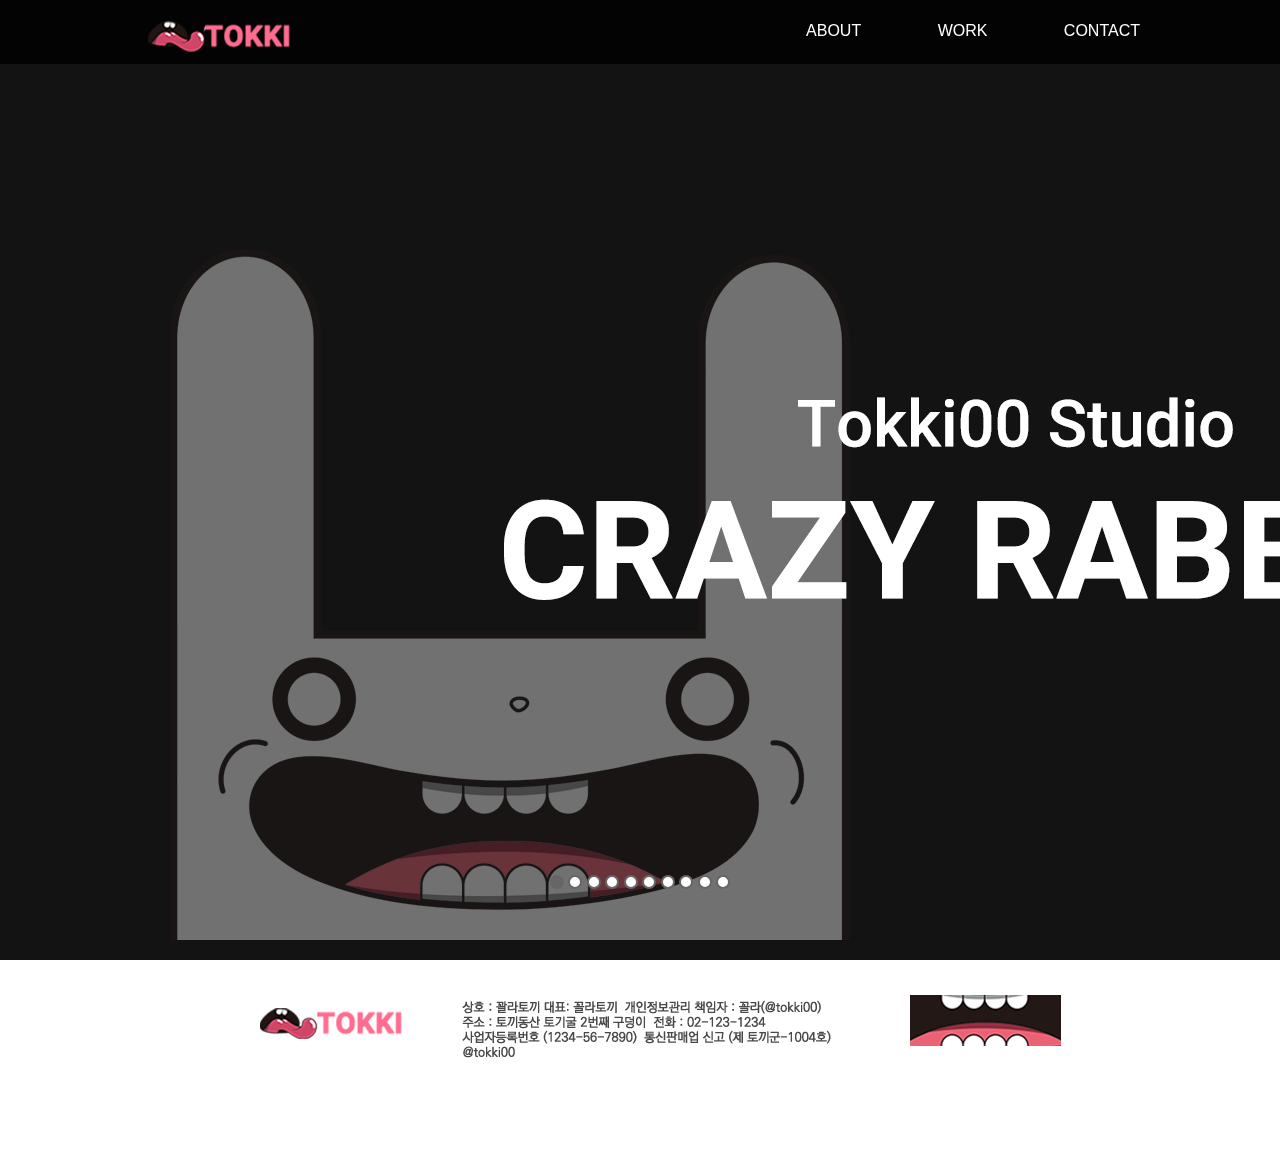
<file: index.html>
<!-- 21561033 김종원-->
<!DOCTYPE html>
<html lang="en" >

<head>
  <meta charset="UTF-8">
  <title>index</title>


  <link rel="stylesheet" type="text/css" href="css/common.css">

  <link rel="stylesheet" type="text/css" href="css/slide.css">

</head>

<body>

    <header>
        <nav id="top_menu">
            <a id="logo" href="index.html"><img src="img/logo.png"></a>

            <ul class="dd">
                <li><a href="./about.html">ABOUT</a></li>
                <li><a href="./work.html">WORK</a></li>
                <li><a href="./contact.html">CONTACT</a></li>
            </ul>

        </nav>
    </header>
    <div id="slide">
      <input type="radio" name="pos" id="pos1" checked >
      <input type="radio" name="pos" id="pos2" >
    	<input type="radio" name="pos" id="pos3">
    	<input type="radio" name="pos" id="pos4">
      <input type="radio" name="pos" id="pos5">
      <input type="radio" name="pos" id="pos6">
      <input type="radio" name="pos" id="pos7">
      <input type="radio" name="pos" id="pos8">
      <input type="radio" name="pos" id="pos9">
      <input type="radio" name="pos" id="pos10">
    	<ul>
    		<li> <img src="img/1.jpg" alt=""> </li>
        <li> <img src="img/2.jpg" alt=""> </li>
        <li> <img src="img/3.jpg" alt=""> </li>
        <li> <img src="img/4.jpg" alt=""> </li>
        <li> <img src="img/5.jpg" alt=""> </li>
        <li> <img src="img/6.jpg" alt=""> </li>
        <li> <img src="img/7.jpg" alt=""> </li>
        <li> <img src="img/8.jpg" alt=""> </li>
        <li> <img src="img/9.jpg" alt=""> </li>
        <li> <img src="img/10.jpg" alt=""> </li>
    	</ul>

    	<p class="pos">
    		<label for="pos1"></label>
    		<label for="pos2"></label>
    		<label for="pos3"></label>
    		<label for="pos4"></label>
        <label for="pos5"></label>
        <label for="pos6"></label>
        <label for="pos7"></label>
        <label for="pos8"></label>
        <label for="pos9"></label>
        <label for="pos10"></label>

    	</p>
    </div>
    <footer>
      <section id="footer_box">
        <div id="footer_logo">
          <img src="img/footer_logo.png">
        </div>

        <div id="address">
          <img src="img/address.png">
        </div>

        <div id="footer_banner">
          <img src="img/footer_banner_01.png">
        </div>
      </section> <!-- section footer_box -->
    </footer>
</body>

</html>
</file>
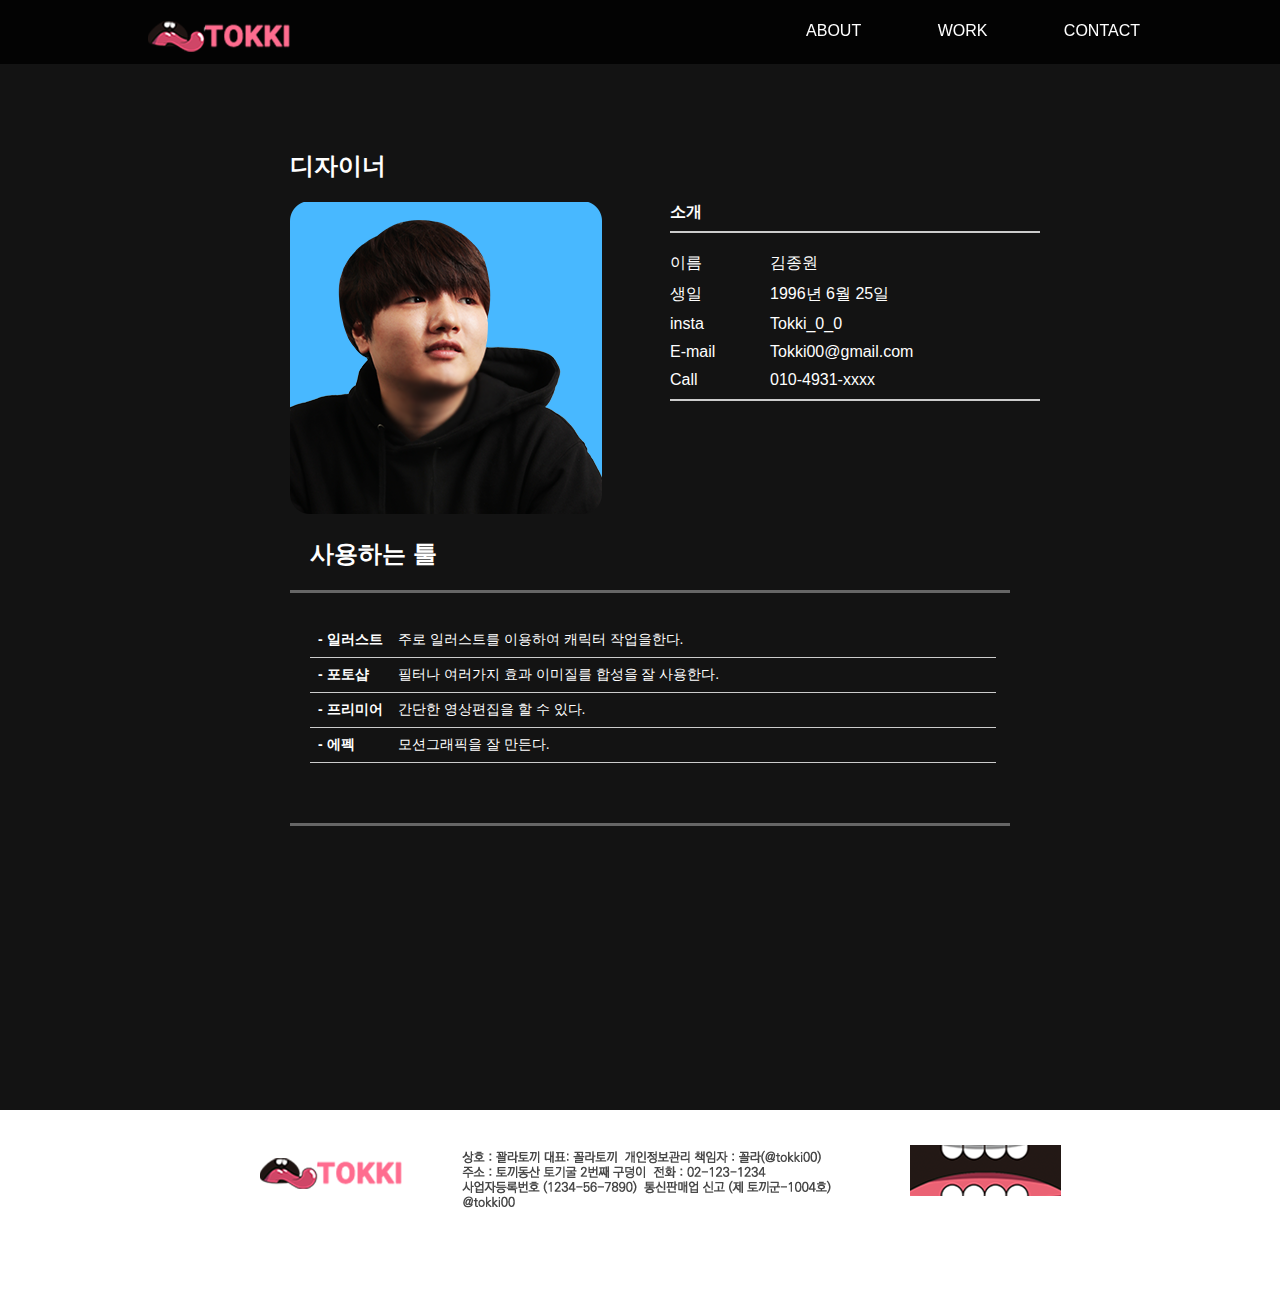
<file: about.html>
<!DOCTYPE html><!-- 21561033 김종원-->
<html lang="en" dir="ltr">
  <head>
    <meta charset="utf-8">
    <title>ABOUT</title>
    <link rel="stylesheet" type="text/css" href="css/common.css">
    <link rel="stylesheet" type="text/css" href="css/about.css">
  </head>
  <body>
      <header>
          <nav id="top_menu">
            <a id="logo" href="index.html"><img src="img/logo.png"></a>

              <ul class="dd">
                  <li><a href="./about.html">ABOUT</a></li>
                  <li><a href="./work.html">WORK</a></li>
                  <li><a href="./contact.html">CONTACT</a></li>
              </ul>

          </nav>
      </header>

    <section id="main">
      <section id="right">
        <h2>디자이너</h2>
        <section id="summary">
          <section id="summary1">
            <div class="image">
              <img src="img/product_img.png">
            </div>
          </section> <!-- section summary1 -->

          <section id="summary2">
            <h3>소개</h3>
            <div class="item">
              <ul>
                <li>
                  <div class="col1">이름</div>
                  <div class="col2">김종원</div>
                  <div class="clear"></div>
                </li>

                <li>
                  <div class="col1">생일</div>
                  <div class="col2">1996년 6월 25일</div>
                  <div class="clear"></div>
                </li>

                <li>
                  <div class="col1">insta</div>
                  <div class="col2">Tokki_0_0</div>
                  <div class="clear"></div>
                </li>

                <li>
                  <div class="col1">E-mail</div>
                  <div class="col2">Tokki00@gmail.com</div>
                  <div class="clear"></div>
                </li>

                <li>
                  <div class="col1">Call</div>
                  <div class="col2">010-4931-xxxx</div>

                  <div class="clear"></div>
                </li>
              </ul>
            </div> <!-- item -->
          </section> <!-- section summary2 -->
          <div class="clear"></div>
        </section><!-- section summary2-->

        <section id="explanation">
          <h2>사용하는 툴</h2>
          <div id="explanation_box">
            <ul>
              <li>
                <div class="col1">- 일러스트</div>
                <div class="col2">주로 일러스트를 이용하여 캐릭터 작업을한다.</div>
                <div class="clear"></div>
              </li>

              <li>
                <div class="col1">- 포토샵</div>
                <div class="col2">필터나 여러가지 효과 이미질를 합성을 잘 사용한다.</div>
                <div class="clear"></div>
              </li>

              <li>
                <div class="col1">- 프리미어</div>
                <div class="col2">간단한 영상편집을 할 수 있다.</div>
                <div class="clear"></div>
              </li>

              <li>
                <div class="col1">- 에펙</div>
                <div class="col2">모션그래픽을 잘 만든다.</div>
                <div class="clear"></div>
              </li>
            </ul>
          </div> <!-- explanation_box -->
        </section> <!--section explanation-->
      </section> <!-- section right -->
    </section> <!-- section main -->

    <div class="clear"></div>

    <footer>
      <section id="footer_box">
        <div id="footer_logo">
          <img src="img/footer_logo.png">
        </div>

        <div id="address">
          <img src="img/address.png">
        </div>

        <div id="footer_banner">
          <img src="img/footer_banner_01.png">
        </div>
      </section> <!-- section footer_box -->
    </footer>
</body>

</html>
</file>
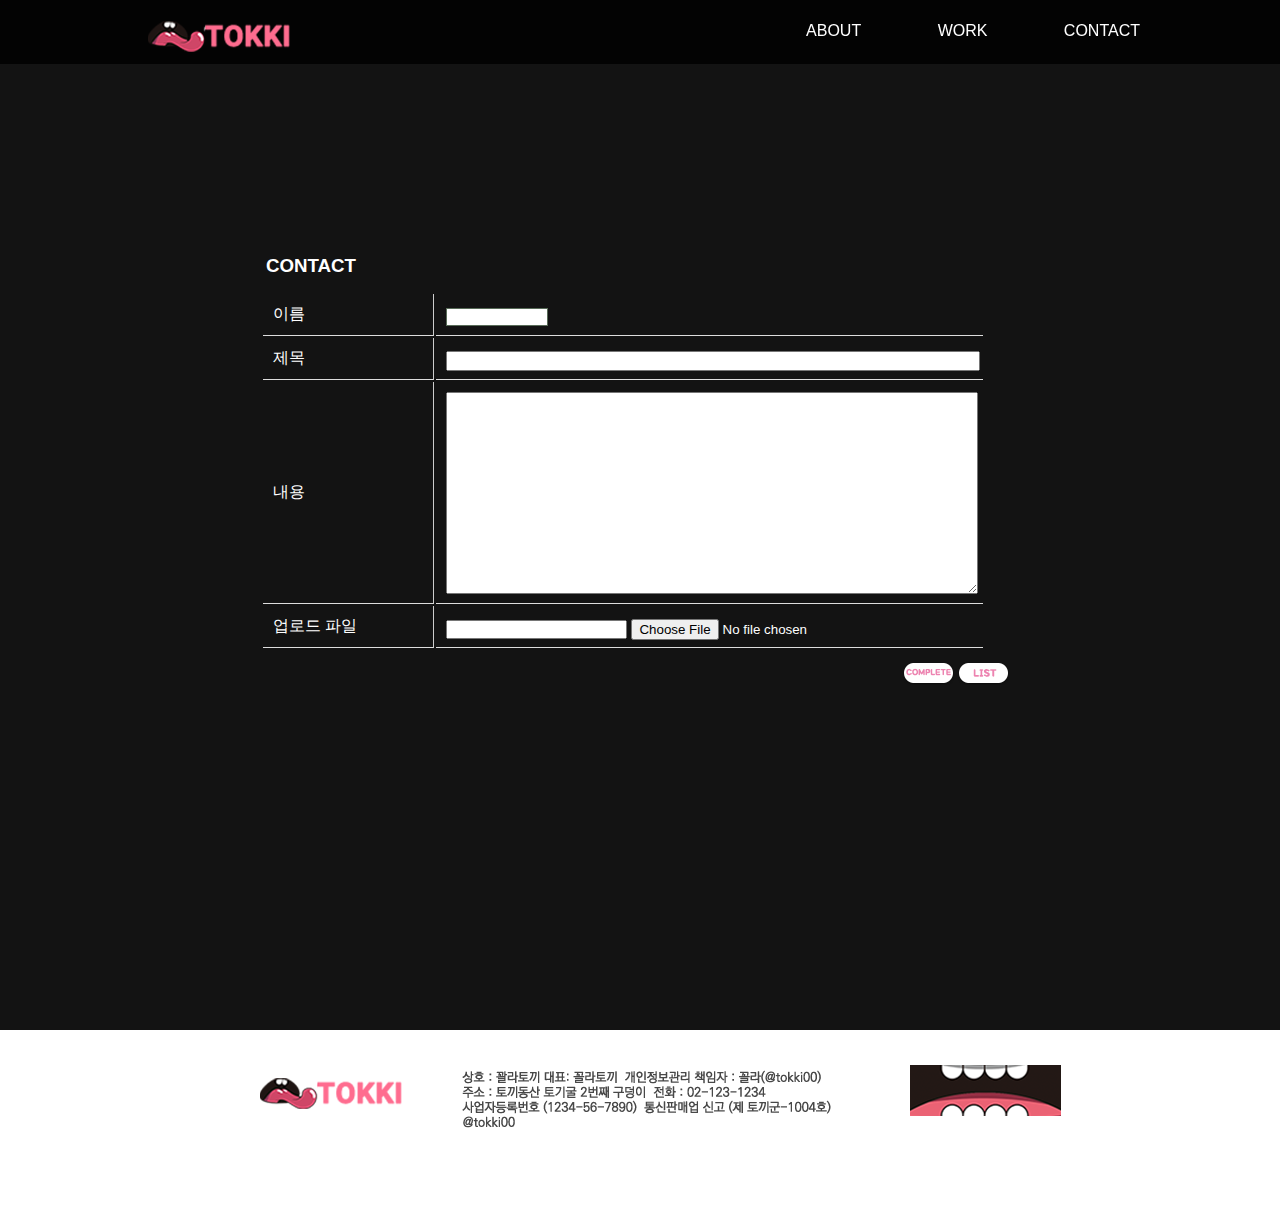
<file: contact.html>
<!DOCTYPE html><!-- 21561033 김종원-->
<html lang="en" dir="ltr">
  <head>
    <meta charset="utf-8">
    <title>ABOUT</title>
    <link rel="stylesheet" type="text/css" href="css/common.css">
    <link rel="stylesheet" type="text/css" href="css/contact.css">
  </head>
  <body>
      <header>
          <nav id="top_menu">
              <a id="logo" href="index.html"><img src="img/logo.png"></a>

              <ul class="dd">
                  <li><a href="./about.html">ABOUT</a></li>
                  <li><a href="./work.html">WORK</a></li>
                  <li><a href="./contact.html">CONTACT</a></li>
              </ul>
          </nav>
      </header>
        <section id="main">
          <h3>CONTACT</h3>
        <table>
          <tr id="name">
            <td class="col1">이름</td>
            <td class="col2"><input type="text"></td>
          </tr>

          <tr id="subject">
            <td class="col1">제목</td>
            <td class="col2"><input type="text"></td>
          </tr>

          <tr id="content">
            <td class="col1">내용</td>
            <td class="col2"><textarea></textarea></td>
          </tr>

          <tr id="upload">
            <td class="col1">업로드 파일</td>
            <td class="col2"><input type="text"> <input type="file"></td>
          </tr>
        </table>

        <div id="buttons">
          <a href="#"><img src="img/ok.png"></a>
          <a href="board_list.html"><img src="img/list.png"></a>
        </div>
      </section>

      <footer>
        <section id="footer_box">
          <div id="footer_logo">
            <img src="img/footer_logo.png">
          </div>

          <div id="address">
            <img src="img/address.png">
          </div>

          <div id="footer_banner">
            <img src="img/footer_banner_01.png">
          </div>
        </section> <!-- section footer_box -->
      </footer>
  </body>

  </html>
</file>
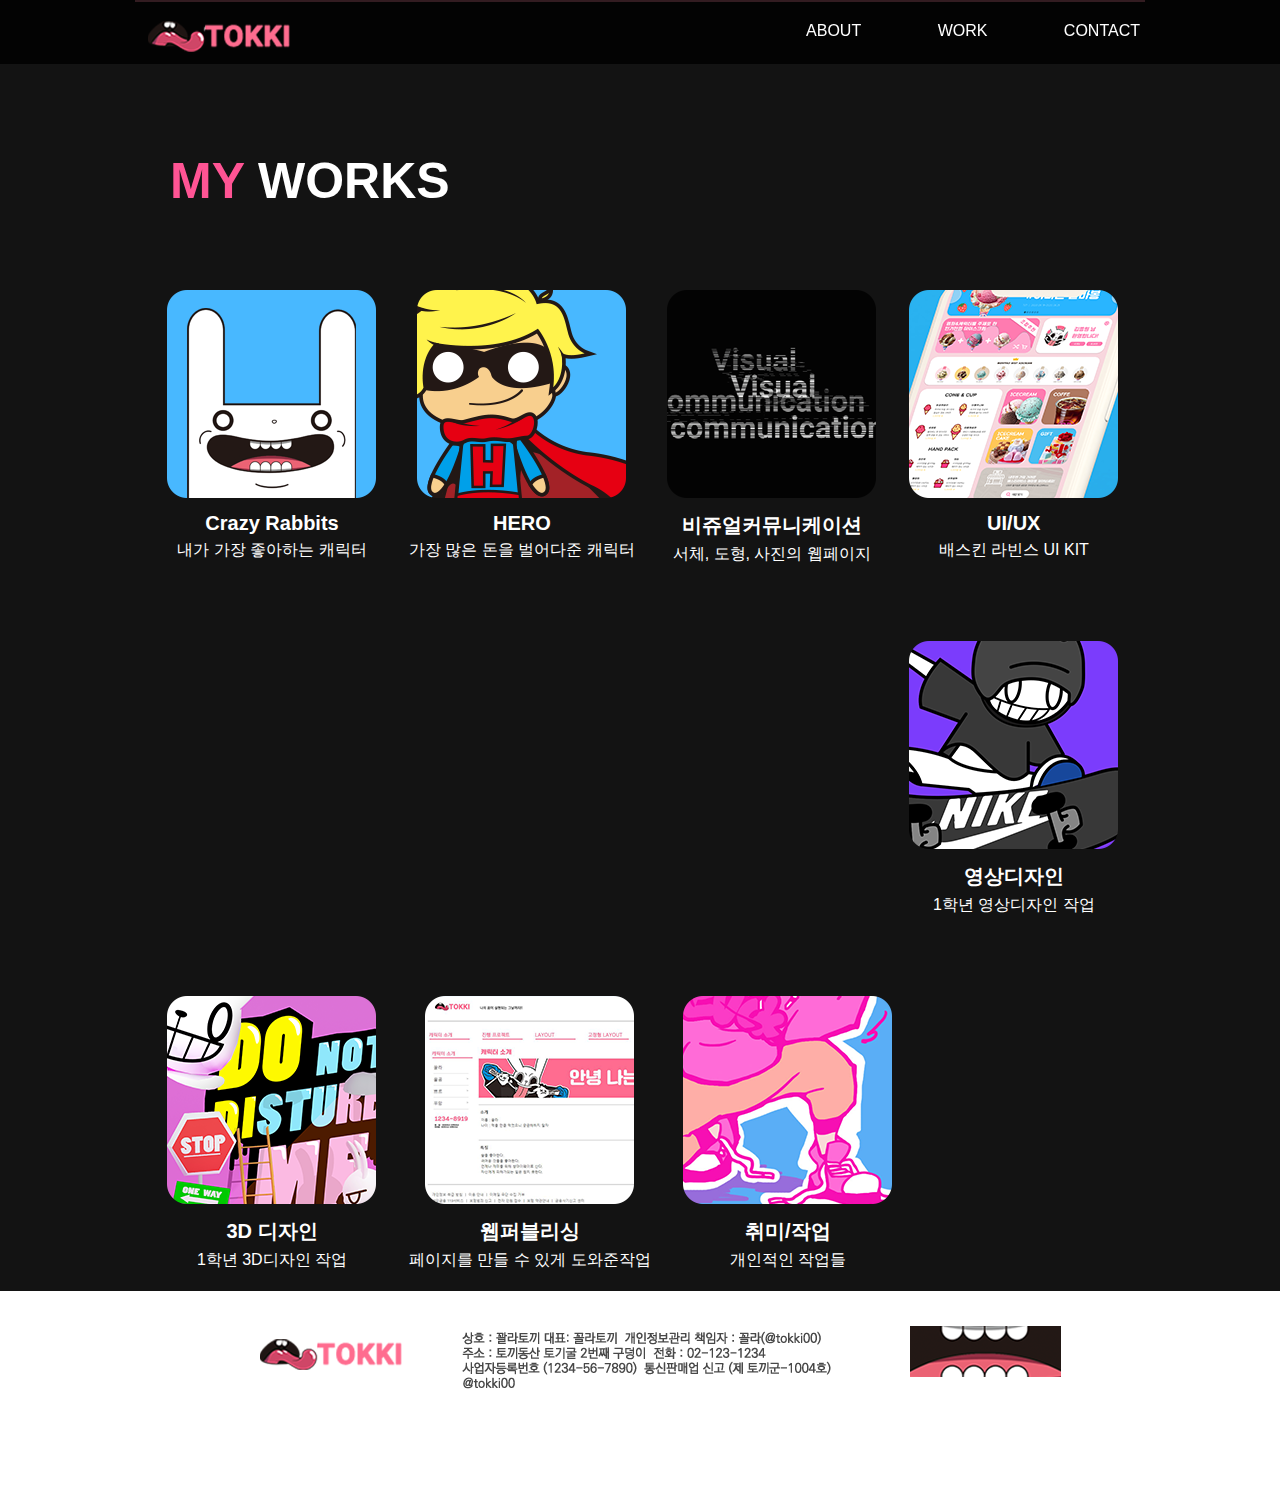
<file: work.html>
<!DOCTYPE html><!-- 21561033 김종원-->
<html lang="en" dir="ltr">
  <head>
    <meta charset="utf-8">
    <title>ABOUT</title>
    <link rel="stylesheet" type="text/css" href="css/common.css">
    <link rel="stylesheet" type="text/css" href="css/work.css">
  </head>
  <body>
    <header>
        <nav id="top_menu">
            <a id="logo" href="index.html"><img src="img/logo.png"></a>

            <ul class="dd">
                <li><a href="./about.html">ABOUT</a></li>
                <li><a href="./work.html">WORK</a></li>
                <li><a href="./contact.html">CONTACT</a></li>
            </ul>

        </nav>
    </header>

    <section>
      <section id="new">
        <h3><span>MY</span> WORKS</h3>
        <div class="item">
          <ul>
            <li><a href="꽐라.html"><img src="img/new_01.png"></a></li>
            <li class="subject"><a href="꽐라.html">Crazy Rabbits</a></li>
            <li class="comment">내가 가장 좋아하는 캐릭터</li>
          </ul>
        </div>

        <div class="item">
          <ul>
            <li><img src="img/new_02.png"></li>
            <li class="subject">HERO</li>
            <li class="comment">가장 많은 돈을 벌어다준 캐릭터</li>
          </ul>
        </div>

        <div class="item">
          <ul>
            <li><a href="비커.html"><img src="img/new_03.png"></a></li>
            <li class="subject"><a href="비커.html">비쥬얼커뮤니케이션</a></li>
            <li class="comment">서체, 도형, 사진의 웹페이지</li>
          </ul>
        </div>

        <div class="item">
          <ul>
            <li><img src="img/new_04.png"></li>
            <li class="subject">UI/UX</li>
            <li class="comment">배스킨 라빈스 UI KIT</li>
          </ul>
        </div>
        <div class="item">
          <ul>
            <li><img src="img/new_05.png"></li>
            <li class="subject">영상디자인</li>
            <li class="comment">1학년 영상디자인 작업</li>
          </ul>
        </div>

        <div class="item">
          <ul>
            <li><img src="img/new_06.png"></li>
            <li class="subject">3D 디자인</li>
            <li class="comment">1학년 3D디자인 작업</li>
          </ul>
        </div>

        <div class="item">
          <ul>
            <li><img src="img/new_07.png"></li>
            <li class="subject">웹퍼블리싱</li>
            <li class="comment">페이지를 만들 수 있게 도와준작업</li>
          </ul>
        </div>

        <div class="item">
          <ul>
            <li>
              <a href="https://www.instagram.com/tokki_0_0/"><img src="img/new_08.png"></a></li>
            <li class="subject">취미/작업</li>
            <li class="comment">개인적인 작업들</li>
          </ul>
        </div>
      </section> <!-- section new -->
      </section> <!-- section main -->

      <div class="clear"></div>
      <footer>
        <section id="footer_box">
          <div id="footer_logo">
            <img src="img/footer_logo.png">
          </div>

          <div id="address">
            <img src="img/address.png">
          </div>

          <div id="footer_banner">
            <img src="img/footer_banner_01.png">
          </div>
        </section> <!-- section footer_box -->
      </footer>
  </body>

  </html>
</file>
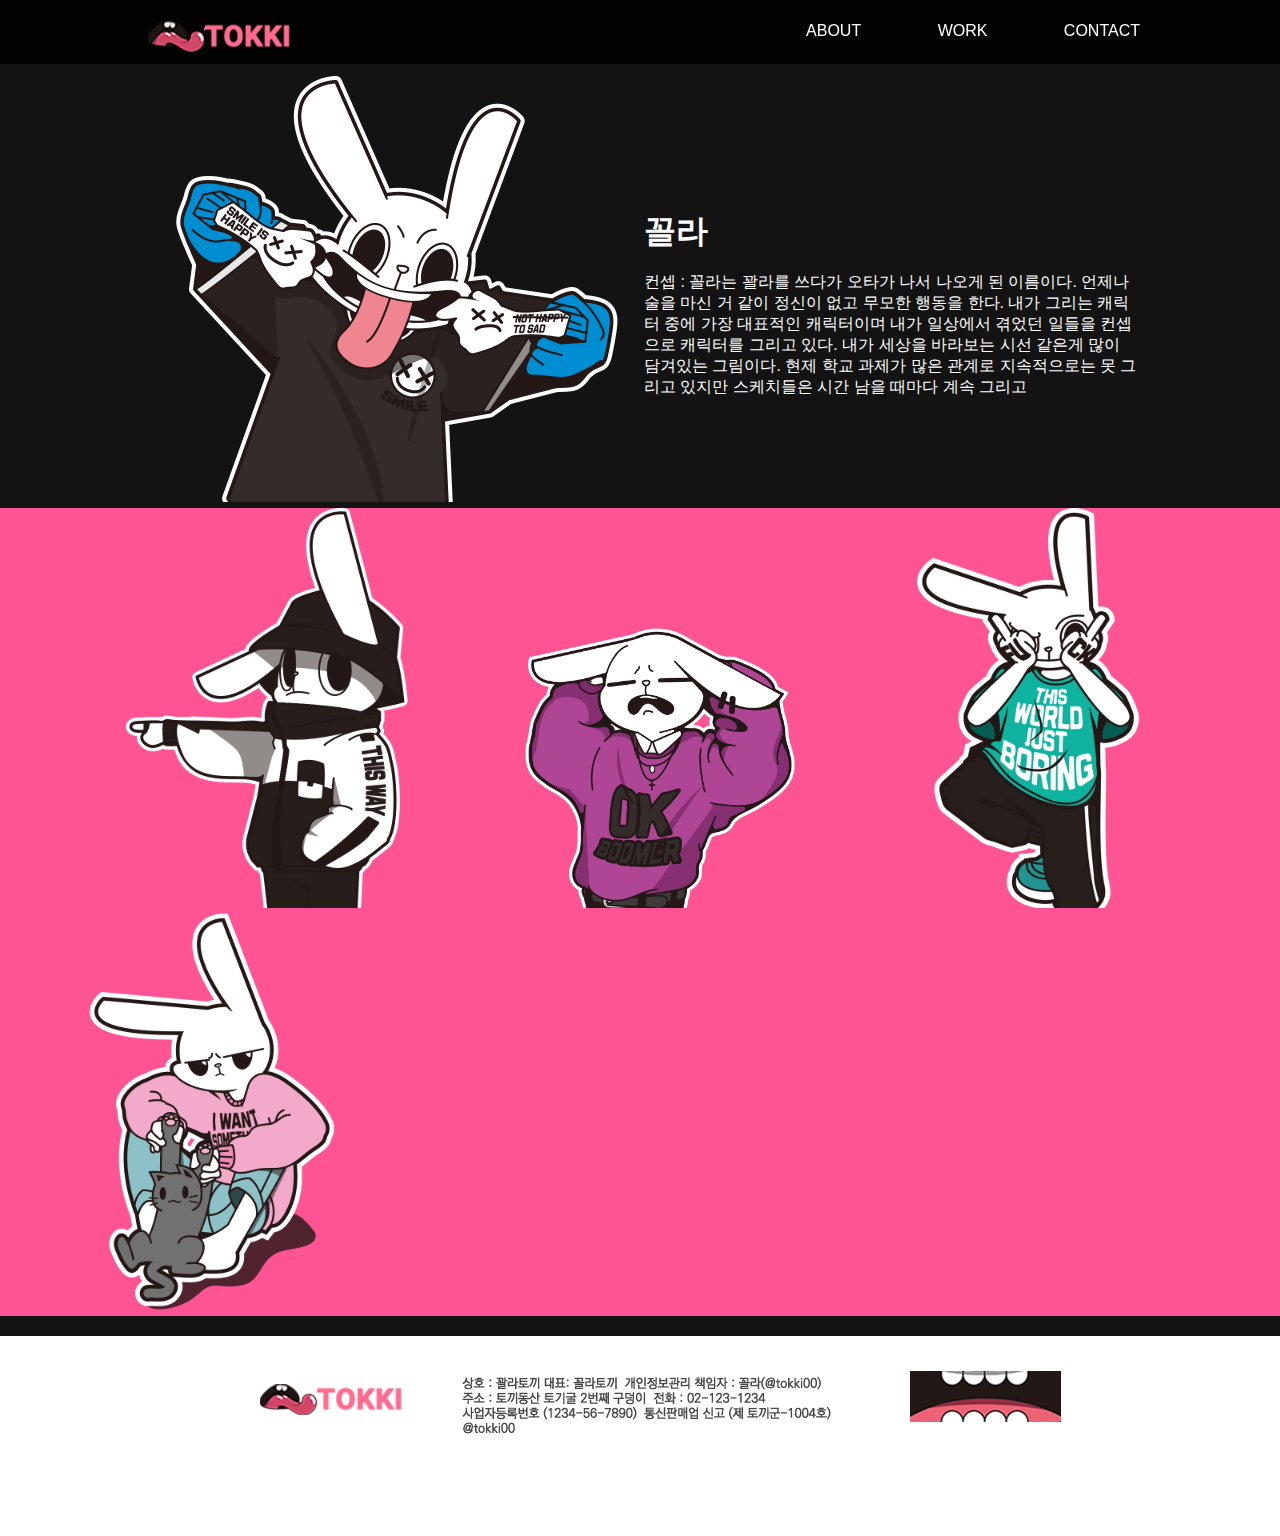
<file: 꽐라.html>
<!DOCTYPE html><!-- 21561033 김종원-->
<html lang="en" dir="ltr">
  <head>
    <meta charset="utf-8">
    <title>ABOUT</title>
    <link rel="stylesheet" type="text/css" href="css/common.css">
    <link rel="stylesheet" type="text/css" href="css/꽐라.css">
  </head>
  <body>
      <header>
          <nav id="top_menu">
              <a id="logo" href="index.html"><img src="img/logo.png"></a>

              <ul class="dd">
                  <li><a href="./about.html">ABOUT</a></li>
                  <li><a href="./work.html">WORK</a></li>
                  <li><a href="./contact.html">CONTACT</a></li>
              </ul>

          </nav>
      </header>
      <table>
          <tr>
            <td style="width:500px; "><img src="img/꼴라토끼1.png" alt width="500px"></td>
            <td style="width:550px; padding-top: 100px">
              <h1>꼴라</h1><br>
              컨셉 : 꼴라는 꽐라를 쓰다가 오타가 나서 나오게 된 이름이다.
              언제나 술을 마신 거 같이 정신이 없고 무모한 행동을 한다.
              내가 그리는 캐릭터 중에 가장 대표적인 캐릭터이며 내가 일상에서
              겪었던 일들을 컨셉으로 캐릭터를 그리고 있다. 내가 세상을 바라보는
              시선 같은게 많이 담겨있는 그림이다. 현제 학교 과제가 많은 관계로
              지속적으로는 못 그리고 있지만 스케치들은 시간 남을 때마다 계속 그리고
            </td>
          </tr>
      </table>
      <div id="dd">
        <img src="img/꼴라토끼2.png" alt width="400px" style="padding-left:100px;">
        <img src="img/꼴라토끼3.png" alt width="300px">
        <img src="img/꼴라토끼4.png" alt width="400px">
        <img src="img/꼴라토끼5.png" alt width="400px">
      </div>

    <footer>
      <section id="footer_box">
        <div id="footer_logo">
          <img src="img/footer_logo.png">
        </div>

        <div id="address">
          <img src="img/address.png">
        </div>

        <div id="footer_banner">
          <img src="img/footer_banner_01.png">
        </div>
      </section> <!-- section footer_box -->
    </footer>
</body>

</html>
</file>
<file: css/common.css>
/* ------ 21561033 김종원 ------- */

* {
  margin: 0;
  padding: 0;
}

body {
  position: relative;
  font-family: 'Noto Sans KR', sans-serif;
  background-color: #131313;
  }

ul {
  list-style-type: none;
}

a:link, a:visited, a:hover, a:active {
  text-decoration: none;
  color: #ffffff;
}

.clear {
  clear: both;
}

.dd {
  margin-top: 25px;
  padding: 0;
  list-style: none;
}
/* ----------- header ------------- */

header{
  position: fixed;
  width: 100vw;
  height: 64px;
  background: rgba(0, 0, 0, 0.8);
  display: flex;
  align-items: center;
  z-index: 9999;
  }
header > nav {
  width: 100%;
  max-width: 1200px;
  margin: 0 auto;
  padding: 0 30px;
  display: flex;
  justify-content: space-between;
  }
header > nav > ul > li {
  font-size: 16px;
  margin-left: 72px;
  display: inline-block;
}
header #top_menu {
  float: right;
  width: 1000px;
  margin: 0 auto;
}
header #logo {
  float: left;
}

header #top_menu a:visited {
  font-size: 11px;
  color: #ffffff;
}

header #top_menu a:hover {
  font-size: 20px;
}

/* ----------- footer ------------- */

footer {
  height: 200px;
  margin-top: 20px;
  background-color: #ffffff;
}

footer #footer_box {
  width: 990px;
  margin: auto;
}

footer #footer_box div {
  float: left;
}

footer #footer_box #footer_logo {
  margin: 30px 0 0 107px;
}

footer #footer_box #address {
  margin: 25px 0 0 10px;
}

footer #footer_box #footer_banner {
  margin: 35px 0 0 0;
}
</file>
<file: css/slide.css>
/* ------ 21561033 김종원 ------- */
#slide{
  height:940px;
  position:relative;
  overflow:hidden;
}
#slide ul{
  width:1000%;
  height:100%;
  transition:1s;
}
#slide ul:after{
  content:"";
  display:block;
  clear:both;
}
#slide li{
  float:left;
  width:10%;
  height:100%;
}
#slide li:nth-child(1){
  background:#faa;
}
#slide li:nth-child(2){
  background:#ffa;
}
#slide li:nth-child(3){
  background:#faF;
}
#slide li:nth-child(4){
  background:#aaf;
}
#slide li:nth-child(5){
  background:#adf;
}
#slide li:nth-child(6){
  background:#bbb;
}
#slide li:nth-child(7){
  background:#fff;
}
#slide li:nth-child(8){
  background:#ddd;
}
#slide li:nth-child(9){
  background:#adf;
}
#slide li:nth-child(10){
  background:#aaa;
}
#slide input{
  display:none;
}
#slide label{
  display:inline-block;vertical-align:middle;
  width:10px;
  height:10px;
  border:2px solid #666;background:#fff;
  transition:0.3s;
  border-radius:50%;
  cursor:pointer;
}
#slide .pos{
  text-align:center;
  position:absolute;
  bottom:50px;
  left:0;
  width:100%;
  text-align:center;
}
#pos1:checked~ul{
  margin-left:0%;
}
#pos2:checked~ul{
  margin-left:-100%;
}
#pos3:checked~ul{
  margin-left:-200%;
}
#pos4:checked~ul{
  margin-left:-300%;
}
#pos5:checked~ul{
  margin-left:-400%;
}
#pos6:checked~ul{
  margin-left:-500%;
}
#pos7:checked~ul{
  margin-left:-600%;
}
#pos8:checked~ul{
  margin-left:-700%;
}
#pos9:checked~ul{
  margin-left:-800%;
}
#pos10:checked~ul{
  margin-left:-900%;
}
#pos1:checked~.pos>label:nth-child(1){
  background:#666;
}
#pos2:checked~.pos>label:nth-child(2){
  background:#666;
}
#pos3:checked~.pos>label:nth-child(3){
  background:#666;
}
#pos4:checked~.pos>label:nth-child(4){
  background:#666;
}
#pos5:checked~.pos>label:nth-child(5){
  background:#666;
}
#pos6:checked~.pos>label:nth-child(6){
  background:#666;
}
#pos7:checked~.pos>label:nth-child(7){
  background:#666;
}
#pos8:checked~.pos>label:nth-child(8){
  background:#666;
}
#pos9:checked~.pos>label:nth-child(9){
  background:#666;
}
#pos10:checked~.pos>label:nth-child(10){
  background:#666;
}
</file>
<file: css/about.css>
/* ------ 21561033 김종원------- */
/* ---- 우측 콘텐츠 ---- */

#main{
  width: 700px;
  margin: auto;
}
section{
  background-color: #131313;
  color: #ffffff;

}
section#right {
  width: 750px;
  float: left;
height: 940px;
  margin-top: 150px;
}

/* 상품 구매 정보 (상품 제목, 판매가, 제조사, 가격 등) */
section#right #summary h3 {
  font-size: 16px;
  padding-bottom: 8px;
  border-bottom: solid 2px #cccccc;
  margin-left: 20px;

}

section#right #summary h3 span {
  color: #0079d7;
}

section#right #summary1 {
  float: left;
  margin-top: 20px;
}

section#right #summary1 .buttons {
  text-align: center;
  margin-top: 10px;
}

section#right #summary2 {
  width: 390px;
  float: right;
  margin-top: 20px;
}

section#right #summary2 .item {
  margin: 20px 0 0 20px;
  padding-bottom: 10px;
  border-bottom: solid 2px #cccccc;
}

section#right #summary2 .item li {
  margin: 10px 0 0 0;
}

section#right #summary2 .col1 {
  width: 100px;
  float: left;
}

section#right #summary2 .col2 {
  width: 200px;
  float: left;
}

section#right #summary2 .size {
  margin: 20px 0 0 20px;
  padding-bottom: 10px;
  border-bottom: solid 1px #cccccc;
}

section#right #summary2 .size li {
  margin: 5px 0;
}

section#right #summary2 .buttons {
  margin: 15px 0 0 80px;
}

section#right #summary2 .buttons li {
  display: inline;
}

/* ---- 상품 설명 ---- */
section#right #explanation h3 {
  font-size: 16px;
  padding-bottom: 8px;
  margin-top: 30px;
  border-bottom: solid 2px #ffffff;
  color: #0079d7;
}

section#right #explanation h2 {
  margin: 20px 0 0 20px;
}

section#right #explanation_box {
  width: 720px;
  height: 230px;
  margin-top: 20px;
  border-top: solid 3px #666666;
  border-bottom: solid 3px #666666;
}

section#right #explanation_box ul {
  padding: 30px 0 0 20px;
  font-size: 14px;
}

section#right #explanation_box li {
  width: 670px;
  padding: 8px;
  border-bottom: solid 1px #cccccc;
}

section#right #explanation_box .col1 {
  float: left;
  width: 80px;
  font-weight: bold;
}

section#right #explanation_box .col2 {
  float: left;
}

section#right #explanation_box .col2 span {
  color: #0079d7;
  font-weight: bold;
}
</file>
<file: css/contact.css>
/* 21561033김종원 */
h3{
  margin-top: 250px;
  display: inline-block;
  text-align:center;
  padding:5px;
  font-size: 25px
  color :#eb6375;
  margin-bottom: 10px;
}
#main {
    width:758px;
    color: #ffffff;
    height: 1010px;
    margin: 0 auto;
}


section#main td {
    border-bottom:solid 1px #dddddd;
    padding:10px;
}
section#main td.col1 {
    width:150px;
    text-align:left;
    border-right:solid 1px #cccccc;
}
section#main td.col2 {
    padding:5px 0 0 10px;
}
section#main #name input {
    width:100px;
    height:16px;
    border:solid 1px #586b58;
}
section#main #subject input {
    width:530px;
    height:16px;
}
section#main #content textarea {
    width:530px;
    height:200px;
    margin:5px 5px 5px 0;
}
section#main #buttons {
    text-align:right;
    margin:10px 10px 0 0;
}

section#main h2#board_title {
    margin-top:20px;
    padding:0 0 5px 0;
}
section#main #view_title_box {
    margin:10px 0 0 0;
    padding:10px;
    border-top:solid 2px #aaaaaa;
    background-color:#eeeeee;
}
section#main #view_title_box #info {
    margin:0 0 0 300px;
}
section#main #view_content {
    padding:20px 10px 10px 10px;
    line-height:170%;
}
section#main #comment_box {
    height:112px;
    position:relative;
    background-color:#efefef;
    border-top:solid 1px #cccccc;
}
section#main #comment_box #title_comment {
    position:absolute;
    top:15px;
    left:15px;
}
section#main #comment_box textarea {
    width:515px;
    height:78px;
    position:absolute;
    top:15px;
    left:145px;
}
section#main #comment_box #ok_ripple {
    position:absolute;
    top:15px;
    left:670px;
}
section #buttons {
    text-align:right;
    margin:20px 0 0 0;
}
</file>
<file: css/work.css>
section {
  width: 1010px;
  margin: auto;
  color: #ffffff;
}

/* -------- new --------- */

section#new {
  height: 1020px;
  border-top: solid 2px #FF8DA7;
  background-color: #131313;
}

section#new h3 {
  font-size: 50px;
  margin: 150px 0 0 35px;
}

section#new h3 span {
  color: #ff5494;
}

section#new .item {
  float: left;
  text-align: center;
  margin: 80px 0 0 32px;
}

section#new .item .subject {
  margin-top: 10px;
  font-size: 20px;
  font-weight: bold;
  color: #ffffff;
}

section#new .item .comment {
  margin-top: 5px;
  color: #ffffff;
}

section#new .item .price {
  font-size: 10px;
  margin-top: 5px;
}
#rr{
  margin-top: 100px;
}
</file>
<file: css/꽐라.css>
table{
  width: 1000px;
  margin: auto;
}
h1{
  color: #ffffff;
}
td{
  color: #ffffff;
}
#dd{
  background-color: #ff5494;
}
</file>
